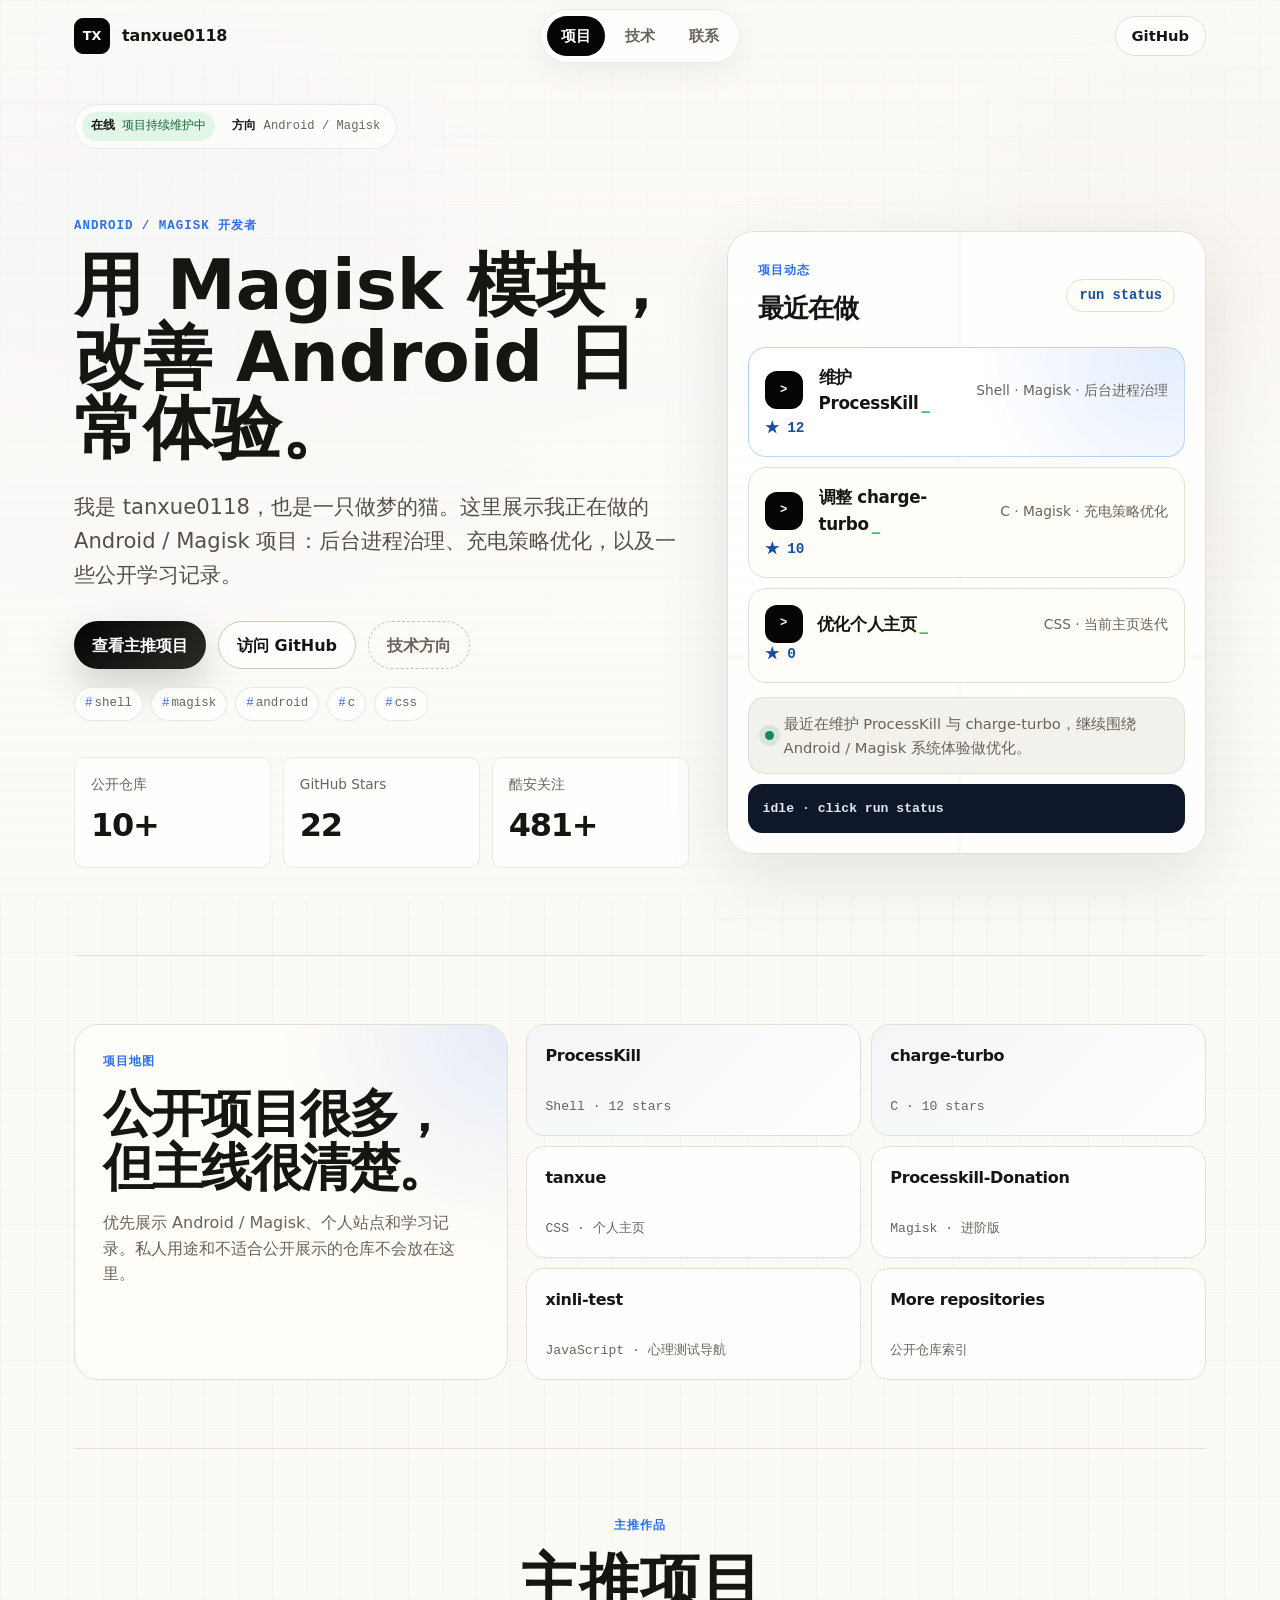
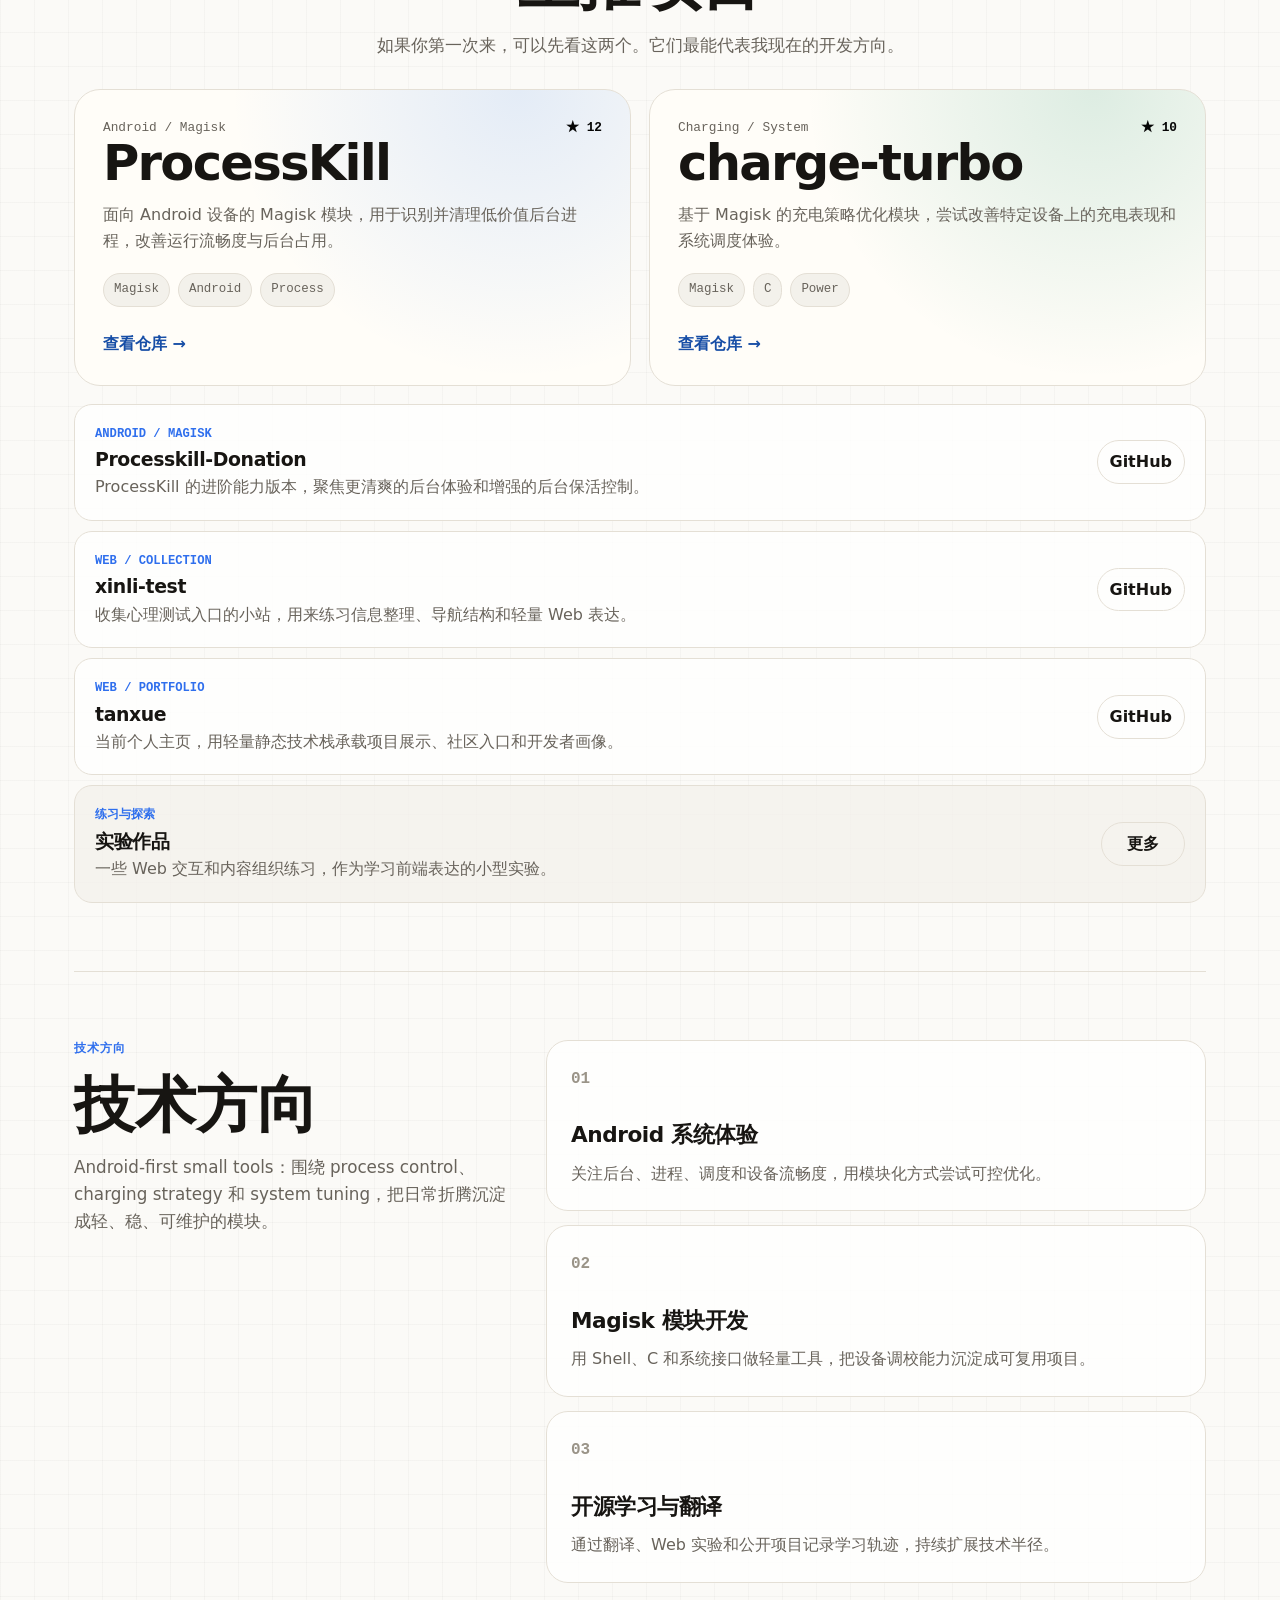
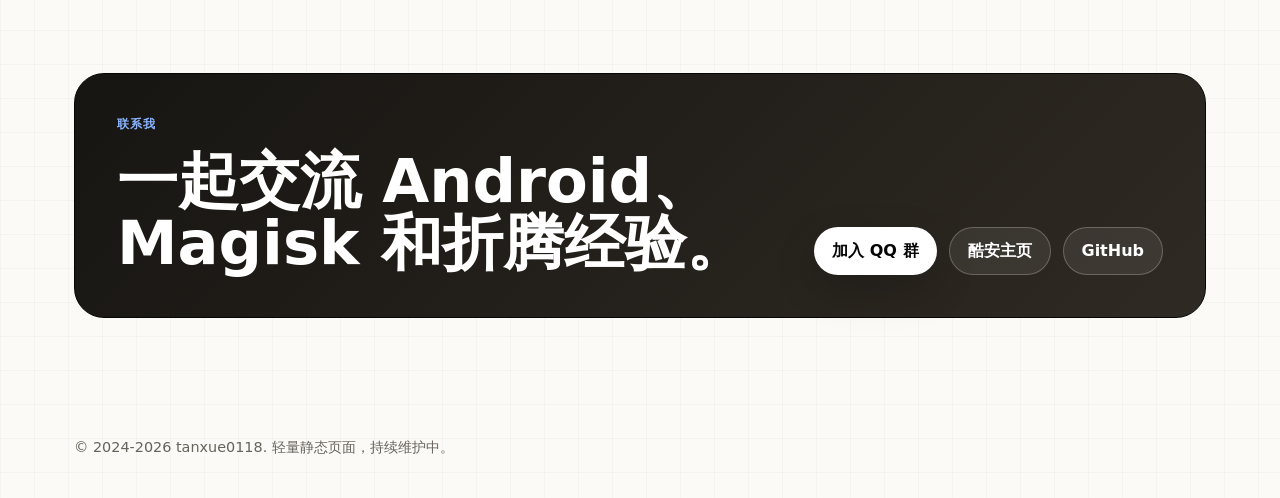
<file: index.html>
<!DOCTYPE html>
<html lang="zh-CN">
<head>
    <meta charset="UTF-8">
    <meta name="viewport" content="width=device-width, initial-scale=1.0, viewport-fit=cover">
    <meta name="description" content="tanxue0118，一只做梦的猫。Android / Magisk 模块开发者，专注后台进程治理、充电策略优化和移动端系统体验调校。">
    <meta name="theme-color" content="#f7f7f4">
    <meta property="og:title" content="tanxue0118 - Android / Magisk 模块开发者">
    <meta property="og:description" content="后台进程治理、充电策略优化、移动端系统体验调校。">
    <meta property="og:type" content="website">
    <meta property="og:url" content="https://tanxue0118.github.io/tanxue/">
    <meta property="og:image" content="og-image.png">
    <link rel="canonical" href="https://tanxue0118.github.io/tanxue/">
    <link rel="icon" href="site-mark.svg" type="image/svg+xml">
    <link rel="stylesheet" href="style.css">
    <title>tanxue0118 - Android / Magisk 模块开发者</title>
</head>
<body>
    <a class="skip-link" href="#work">跳到项目内容</a>
    <div class="scroll-progress" id="scroll-progress" aria-hidden="true"></div>
    <header class="site-header">
        <a class="brand" href="#top" aria-label="回到首页">
            <span class="brand-mark" id="brand-mark" aria-hidden="true">TX</span>
            <span class="brand-text">tanxue0118</span>
        </a>
        <nav class="site-nav" aria-label="主导航">
            <a href="#work" data-nav-target="work">项目</a>
            <a href="#stack" data-nav-target="stack">技术</a>
            <a href="#contact" data-nav-target="contact">联系</a>
        </nav>
        <a class="nav-action" href="https://github.com/tanxue0118" target="_blank" rel="noopener noreferrer">GitHub</a>
    </header>

    <main id="top">
        <div class="system-strip" aria-label="站点状态">
            <span><strong>在线</strong> 项目持续维护中</span>
            <span><strong>方向</strong> Android / Magisk</span>
        </div>
        <section class="hero-section">
            <div class="hero-copy">
                <p class="eyebrow">Android / Magisk 开发者</p>
                <h1>用 Magisk 模块，改善 Android 日常体验。</h1>
                <p class="hero-lede">我是 tanxue0118，也是一只做梦的猫。这里展示我正在做的 Android / Magisk 项目：后台进程治理、充电策略优化，以及一些公开学习记录。</p>
                <div class="hero-actions" aria-label="主要操作">
                    <a class="button primary" href="#work">查看主推项目</a>
                    <a class="button secondary" href="https://github.com/tanxue0118" target="_blank" rel="noopener noreferrer">访问 GitHub</a>
                    <a class="button ghost" href="#stack">技术方向</a>
                </div>
                <div class="code-strip" aria-label="技术标签">
                    <span>shell</span>
                    <span>magisk</span>
                    <span>android</span>
                    <span>c</span>
                    <span>css</span>
                </div>
                <dl class="metric-grid">
                    <div>
                        <dt>公开仓库</dt>
                        <dd>10+</dd>
                    </div>
                    <div>
                        <dt>GitHub Stars</dt>
                        <dd data-total-stars>22</dd>
                    </div>
                    <div>
                        <dt>酷安关注</dt>
                        <dd>481+</dd>
                    </div>
                </dl>
            </div>

            <aside class="hero-panel repo-board" aria-label="访问者导览">
                <div class="board-header">
                    <div>
                        <p class="eyebrow">项目动态</p>
                        <h2>最近在做</h2>
                    </div>
                    <button class="micro-command" id="geek-command" type="button" aria-controls="command-output">run status</button>
                </div>
                <div class="repo-rank">
                    <article class="rank-card primary-rank">
                        <span class="rank-number">&gt;</span>
                        <h3>维护 ProcessKill</h3>
                        <p>Shell · Magisk · 后台进程治理</p>
                        <strong data-stars-for="ProcessKill">★ 12</strong>
                    </article>
                    <article class="rank-card">
                        <span class="rank-number">&gt;</span>
                        <h3>调整 charge-turbo</h3>
                        <p>C · Magisk · 充电策略优化</p>
                        <strong data-stars-for="charge-turbo">★ 10</strong>
                    </article>
                    <article class="rank-card">
                        <span class="rank-number">&gt;</span>
                        <h3>优化个人主页</h3>
                        <p>CSS · 当前主页迭代</p>
                        <strong data-stars-for="tanxue">★ 0</strong>
                    </article>
                </div>
                <div class="announcement-line" id="announcement">
                    <span class="status-dot" aria-hidden="true"></span>
                    <span id="announcement-content">正在读取最新状态...</span>
                </div>
                <div class="command-output" id="command-output" role="status" aria-live="polite">
                    <span class="command-text">idle · click run status</span>
                </div>
            </aside>
        </section>

        <section class="section-shell repo-overview" id="repos" aria-label="GitHub 仓库总览">
            <div class="repo-overview-card">
                <p class="eyebrow">项目地图</p>
                <h2>公开项目很多，但主线很清楚。</h2>
                <p>优先展示 Android / Magisk、个人站点和学习记录。私人用途和不适合公开展示的仓库不会放在这里。</p>
            </div>
            <div class="repo-chip-grid">
                <a href="https://github.com/tanxue0118/ProcessKill" target="_blank" rel="noopener noreferrer"><strong>ProcessKill</strong><span>Shell · 12 stars</span></a>
                <a href="https://github.com/tanxue0118/charge-turbo" target="_blank" rel="noopener noreferrer"><strong>charge-turbo</strong><span>C · 10 stars</span></a>
                <a href="https://github.com/tanxue0118/tanxue" target="_blank" rel="noopener noreferrer"><strong>tanxue</strong><span>CSS · 个人主页</span></a>
                <a href="https://github.com/tanxue0118/Processkill-Donation" target="_blank" rel="noopener noreferrer"><strong>Processkill-Donation</strong><span>Magisk · 进阶版</span></a>
                <a href="https://github.com/tanxue0118/xinli-test" target="_blank" rel="noopener noreferrer"><strong>xinli-test</strong><span>JavaScript · 心理测试导航</span></a>
                <a href="https://github.com/tanxue0118?tab=repositories" target="_blank" rel="noopener noreferrer"><strong>More repositories</strong><span>公开仓库索引</span></a>
            </div>
        </section>

        <section class="section-shell" id="work">
            <div class="section-heading">
                <p class="eyebrow">主推作品</p>
                <h2>主推项目</h2>
                <p>如果你第一次来，可以先看这两个。它们最能代表我现在的开发方向。</p>
            </div>

            <div class="featured-grid">
                <article class="project-card project-card-large" data-project-card>
                    <div class="project-meta">
                        <span>Android / Magisk</span>
                        <strong data-stars-for="ProcessKill">★ 12</strong>
                    </div>
                    <h3>ProcessKill</h3>
                    <p>面向 Android 设备的 Magisk 模块，用于识别并清理低价值后台进程，改善运行流畅度与后台占用。</p>
                    <div class="tag-row"><span>Magisk</span><span>Android</span><span>Process</span></div>
                    <a href="https://github.com/tanxue0118/ProcessKill" target="_blank" rel="noopener noreferrer">查看仓库 <span aria-hidden="true">→</span></a>
                </article>

                <article class="project-card project-card-large accent-green" data-project-card>
                    <div class="project-meta">
                        <span>Charging / System</span>
                        <strong data-stars-for="charge-turbo">★ 10</strong>
                    </div>
                    <h3>charge-turbo</h3>
                    <p>基于 Magisk 的充电策略优化模块，尝试改善特定设备上的充电表现和系统调度体验。</p>
                    <div class="tag-row"><span>Magisk</span><span>C</span><span>Power</span></div>
                    <a href="https://github.com/tanxue0118/charge-turbo" target="_blank" rel="noopener noreferrer">查看仓库 <span aria-hidden="true">→</span></a>
                </article>
            </div>

            <div class="project-list" id="projects-grid" aria-label="更多项目">
                <article class="project-row">
                    <div>
                        <p class="row-kicker">Android / Magisk</p>
                        <h3>Processkill-Donation</h3>
                        <p>ProcessKill 的进阶能力版本，聚焦更清爽的后台体验和增强的后台保活控制。</p>
                    </div>
                    <a href="https://github.com/tanxue0118/Processkill-Donation" target="_blank" rel="noopener noreferrer">GitHub</a>
                </article>
                <article class="project-row">
                    <div>
                        <p class="row-kicker">Web / Collection</p>
                        <h3>xinli-test</h3>
                        <p>收集心理测试入口的小站，用来练习信息整理、导航结构和轻量 Web 表达。</p>
                    </div>
                    <a href="https://github.com/tanxue0118/xinli-test" target="_blank" rel="noopener noreferrer">GitHub</a>
                </article>
                <article class="project-row">
                    <div>
                        <p class="row-kicker">Web / Portfolio</p>
                        <h3>tanxue</h3>
                        <p>当前个人主页，用轻量静态技术栈承载项目展示、社区入口和开发者画像。</p>
                    </div>
                    <a href="https://github.com/tanxue0118/tanxue" target="_blank" rel="noopener noreferrer">GitHub</a>
                </article>
                <article class="project-row muted-row">
                    <div>
                        <p class="row-kicker">练习与探索</p>
                        <h3>实验作品</h3>
                        <p>一些 Web 交互和内容组织练习，作为学习前端表达的小型实验。</p>
                    </div>
                    <a href="https://github.com/tanxue0118" target="_blank" rel="noopener noreferrer">更多</a>
                </article>
            </div>
        </section>

        <section class="section-shell split-section" id="stack">
            <div class="section-heading align-left">
                <p class="eyebrow">技术方向</p>
                <h2>技术方向</h2>
                <p>Android-first small tools：围绕 process control、charging strategy 和 system tuning，把日常折腾沉淀成轻、稳、可维护的模块。</p>
            </div>
            <div class="focus-grid">
                <article>
                    <span class="focus-index">01</span>
                    <h3>Android 系统体验</h3>
                    <p>关注后台、进程、调度和设备流畅度，用模块化方式尝试可控优化。</p>
                </article>
                <article>
                    <span class="focus-index">02</span>
                    <h3>Magisk 模块开发</h3>
                    <p>用 Shell、C 和系统接口做轻量工具，把设备调校能力沉淀成可复用项目。</p>
                </article>
                <article>
                    <span class="focus-index">03</span>
                    <h3>开源学习与翻译</h3>
                    <p>通过翻译、Web 实验和公开项目记录学习轨迹，持续扩展技术半径。</p>
                </article>
            </div>
        </section>

        <section class="contact-band" id="contact">
            <div>
                <p class="eyebrow">联系我</p>
                <h2>一起交流 Android、Magisk 和折腾经验。</h2>
            </div>
            <div class="contact-actions">
                <a class="button primary" href="https://qm.qq.com/q/PmP59dqs4S" target="_blank" rel="noopener noreferrer">加入 QQ 群</a>
                <a class="button secondary" href="http://www.coolapk.com/u/29109774" target="_blank" rel="noopener noreferrer">酷安主页</a>
                <a class="button secondary" href="https://github.com/tanxue0118" target="_blank" rel="noopener noreferrer">GitHub</a>
            </div>
        </section>
    </main>

    <button class="back-to-top" id="back-to-top" type="button" aria-label="回到顶部">↑</button>

    <footer class="site-footer">
        <p>© 2024-2026 tanxue0118. 轻量静态页面，持续维护中。</p>
    </footer>

    <script src="script.js?v=20260608-geek2" defer></script>
</body>
</html>
</file>
<file: style.css>
:root {
    color-scheme: light;
    --bg: #fbfaf7;
    --surface: #ffffff;
    --surface-soft: #f3f1eb;
    --text: #171512;
    --muted: #68635b;
    --subtle: #9a9488;
    --line: #e4dfd5;
    --line-strong: #cec7b9;
    --accent: #2f6fed;
    --accent-dark: #174ea6;
    --green: #16845f;
    --warm: #b76e2b;
    --green-soft: #e5f4ec;
    --ink: #050505;
    --shadow: 0 24px 80px rgba(18, 22, 28, 0.12);
    --radius: 18px;
    --radius-sm: 10px;
    --max: 1180px;
    --nav-height: 72px;
}

* {
    box-sizing: border-box;
}

html {
    scroll-behavior: smooth;
}

body {
    margin: 0;
    min-height: 100vh;
    background:
        linear-gradient(rgba(23, 21, 18, 0.026) 1px, transparent 1px),
        linear-gradient(90deg, rgba(23, 21, 18, 0.026) 1px, transparent 1px),
        radial-gradient(circle at 14% 12%, rgba(47, 111, 237, 0.08), transparent 28rem),
        radial-gradient(circle at 92% 10%, rgba(183, 110, 43, 0.1), transparent 22rem),
        var(--bg);
    background-size: 34px 34px, 34px 34px, auto, auto, auto;
    color: var(--text);
    font-family: "HarmonyOS Sans SC", "MiSans", "Alibaba PuHuiTi", "PingFang SC", "Microsoft YaHei", ui-sans-serif, system-ui, -apple-system, BlinkMacSystemFont, "Segoe UI", sans-serif;
    line-height: 1.6;
}

body::before {
    content: "";
    position: fixed;
    inset: 0;
    pointer-events: none;
    background: linear-gradient(180deg, rgba(251, 250, 247, 0.2), rgba(251, 250, 247, 0.88) 48%, rgba(251, 250, 247, 1));
    z-index: -1;
}

a {
    color: inherit;
    text-decoration: none;
}

a:focus-visible,
button:focus-visible {
    outline: 3px solid rgba(31, 111, 235, 0.55);
    outline-offset: 4px;
}

.skip-link {
    position: fixed;
    top: 10px;
    left: 10px;
    z-index: 100;
    padding: 10px 14px;
    border-radius: 999px;
    background: var(--ink);
    color: white;
    transform: translateY(-160%);
    transition: transform 0.18s ease;
}

.skip-link:focus {
    transform: translateY(0);
}

.scroll-progress {
    position: fixed;
    top: 0;
    left: 0;
    z-index: 90;
    width: 100%;
    height: 3px;
    background: linear-gradient(90deg, #22c55e, #38bdf8, var(--accent));
    transform: scaleX(0);
    transform-origin: left;
    transition: transform 0.08s linear;
}

.site-header {
    position: sticky;
    top: 0;
    z-index: 20;
    height: var(--nav-height);
    display: grid;
    grid-template-columns: 1fr auto 1fr;
    align-items: center;
    max-width: var(--max);
    margin: 0 auto;
    padding: 0 24px;
    backdrop-filter: blur(18px);
}

.brand,
.site-nav,
.nav-action {
    display: inline-flex;
    align-items: center;
}

.brand {
    gap: 12px;
    justify-self: start;
    font-weight: 720;
}

.brand-mark {
    width: 36px;
    height: 36px;
    display: grid;
    place-items: center;
    border: 1px solid var(--ink);
    border-radius: 9px;
    background: var(--ink);
    color: white;
    font-size: 0.8rem;
    letter-spacing: 0;
}

.brand-text {
    letter-spacing: -0.01em;
}

.site-nav {
    gap: 6px;
    justify-self: center;
    padding: 6px;
    border: 1px solid rgba(17, 17, 17, 0.08);
    border-radius: 999px;
    background: rgba(255, 255, 255, 0.72);
    box-shadow: 0 8px 30px rgba(17, 17, 17, 0.06);
}

.site-nav a {
    padding: 8px 14px;
    border-radius: 999px;
    color: var(--muted);
    font-size: 0.92rem;
    font-weight: 620;
}

.site-nav a:hover {
    background: var(--ink);
    color: white;
}

.site-nav a.is-active {
    background: var(--ink);
    color: white;
}

.nav-action {
    justify-self: end;
    min-height: 40px;
    padding: 0 16px;
    border: 1px solid var(--line);
    border-radius: 999px;
    background: rgba(255, 255, 255, 0.8);
    font-size: 0.92rem;
    font-weight: 680;
}

main {
    max-width: var(--max);
    margin: 0 auto;
    padding: 32px 24px 80px;
}

.system-strip {
    display: flex;
    flex-wrap: wrap;
    gap: 8px;
    width: fit-content;
    max-width: 100%;
    margin: 0 0 10px;
    padding: 7px;
    border: 1px solid rgba(23, 21, 18, 0.08);
    border-radius: 999px;
    background: rgba(255, 255, 255, 0.62);
    color: var(--muted);
    font-family: "SFMono-Regular", Consolas, "Liberation Mono", monospace;
    font-size: 0.76rem;
}

.system-strip span {
    padding: 5px 9px;
    border-radius: 999px;
}

.system-strip span:first-child {
    background: rgba(34, 197, 94, 0.12);
    color: #166534;
}

.system-strip strong {
    color: var(--text);
    font-weight: 760;
}

.hero-section {
    min-height: calc(100dvh - var(--nav-height) - 32px);
    display: grid;
    grid-template-columns: minmax(0, 1fr) minmax(360px, 0.78fr);
    gap: 38px;
    align-items: center;
    padding: 34px 0 64px;
}

.eyebrow {
    margin: 0 0 14px;
    color: var(--accent);
    font-family: "SFMono-Regular", Consolas, "Liberation Mono", monospace;
    font-size: 0.78rem;
    font-weight: 720;
    letter-spacing: 0.08em;
    text-transform: uppercase;
}

.hero-copy h1,
.section-heading h2,
.contact-band h2 {
    margin: 0;
    font-weight: 760;
    letter-spacing: 0;
    line-height: 1.03;
}

.hero-copy h1 {
    max-width: 760px;
    font-size: clamp(2.6rem, 5.4vw, 4.6rem);
}

.hero-lede {
    max-width: 670px;
    margin: 26px 0 0;
    color: #555047;
    font-size: clamp(1.08rem, 2vw, 1.32rem);
}

.hero-actions,
.contact-actions {
    display: flex;
    flex-wrap: wrap;
    gap: 12px;
    margin-top: 30px;
}

.code-strip {
    display: flex;
    flex-wrap: wrap;
    gap: 8px;
    margin-top: 18px;
}

.code-strip span {
    padding: 6px 10px;
    border: 1px solid rgba(23, 21, 18, 0.09);
    border-radius: 999px;
    background: rgba(255, 255, 255, 0.72);
    color: var(--muted);
    font-family: "SFMono-Regular", Consolas, "Liberation Mono", monospace;
    font-size: 0.78rem;
}

.code-strip span::before {
    content: "#";
    color: var(--accent);
    margin-right: 2px;
}

.button {
    min-height: 48px;
    display: inline-flex;
    align-items: center;
    justify-content: center;
    padding: 0 18px;
    border-radius: 999px;
    font-weight: 720;
    transition: transform 0.18s ease, box-shadow 0.18s ease, border-color 0.18s ease;
}

.button:hover {
    transform: translateY(-2px);
}

.button.primary {
    background: linear-gradient(135deg, var(--ink), #2d2a25);
    color: white;
    box-shadow: 0 16px 40px rgba(0, 0, 0, 0.18);
}

.button.secondary {
    border: 1px solid var(--line-strong);
    background: rgba(255, 255, 255, 0.78);
}

.button.ghost {
    border: 1px dashed rgba(23, 21, 18, 0.24);
    background: transparent;
    color: var(--muted);
}

.metric-grid {
    display: grid;
    grid-template-columns: repeat(3, minmax(0, 1fr));
    gap: 12px;
    max-width: 680px;
    margin: 36px 0 0;
}

.metric-grid div {
    padding: 16px;
    border: 1px solid rgba(17, 17, 17, 0.08);
    border-radius: var(--radius-sm);
    background: rgba(255, 255, 255, 0.76);
}

.metric-grid dt {
    color: var(--muted);
    font-size: 0.85rem;
}

.metric-grid dd {
    margin: 4px 0 0;
    font-size: 2rem;
    font-weight: 780;
    letter-spacing: -0.04em;
}

.hero-panel {
    position: relative;
    overflow: hidden;
    padding: 20px;
    border: 1px solid var(--line);
    border-radius: 26px;
    background: rgba(255, 255, 255, 0.82);
    box-shadow: 0 22px 70px rgba(26, 24, 20, 0.1);
}

.hero-panel::before {
    content: "";
    position: absolute;
    inset: 0;
    pointer-events: none;
    background:
        linear-gradient(90deg, transparent 0 48%, rgba(47, 111, 237, 0.08) 48% 49%, transparent 49%),
        linear-gradient(180deg, transparent 0 68%, rgba(34, 197, 94, 0.08) 68% 69%, transparent 69%);
    opacity: 0.42;
}

.hero-panel > * {
    position: relative;
    z-index: 1;
}

.board-header {
    display: flex;
    align-items: center;
    justify-content: space-between;
    gap: 18px;
    padding: 10px 10px 18px;
}

.board-header h2 {
    margin: 0;
    font-size: 1.6rem;
    letter-spacing: -0.04em;
}

.board-header .eyebrow {
    margin-bottom: 6px;
}

.board-header a,
.micro-command {
    flex: 0 0 auto;
    padding: 8px 12px;
    border: 1px solid var(--line);
    border-radius: 999px;
    background: #fffdf8;
    color: var(--accent-dark);
    font-size: 0.86rem;
    font-weight: 740;
}

.micro-command {
    cursor: pointer;
    font-family: "SFMono-Regular", Consolas, "Liberation Mono", monospace;
}

.micro-command:hover {
    border-color: var(--accent);
}

.micro-command.is-running {
    border-color: rgba(34, 197, 94, 0.55);
    background: rgba(34, 197, 94, 0.12);
    color: #166534;
}

.repo-rank {
    display: grid;
    gap: 10px;
}

.rank-card {
    position: relative;
    display: grid;
    grid-template-columns: auto 1fr auto;
    column-gap: 14px;
    align-items: center;
    padding: 16px;
    border: 1px solid var(--line);
    border-radius: 18px;
    background: #fffdf8;
}

.rank-card.primary-rank {
    background:
        radial-gradient(circle at 96% 0%, rgba(31, 111, 235, 0.12), transparent 12rem),
        var(--surface);
    border-color: rgba(31, 111, 235, 0.28);
}

.rank-number {
    width: 38px;
    height: 38px;
    display: grid;
    place-items: center;
    border-radius: 12px;
    background: var(--ink);
    color: white;
    font-family: "SFMono-Regular", Consolas, "Liberation Mono", monospace;
    font-size: 0.76rem;
    font-weight: 760;
}

.rank-card h3,
.rank-card p {
    margin: 0;
}

.rank-card h3 {
    font-size: 1.05rem;
    letter-spacing: -0.02em;
}

.rank-card p {
    color: var(--muted);
    font-size: 0.86rem;
}

.rank-card strong {
    color: var(--accent-dark);
    font-family: "SFMono-Regular", Consolas, "Liberation Mono", monospace;
    font-size: 0.9rem;
}

.rank-card h3::after {
    content: "_";
    color: #22c55e;
    margin-left: 3px;
}

.repo-overview {
    display: grid;
    grid-template-columns: 0.78fr 1.22fr;
    gap: 18px;
    align-items: stretch;
    padding-top: 30px;
}

.repo-overview-card {
    padding: 28px;
    border: 1px solid var(--line);
    border-radius: 24px;
    background:
        radial-gradient(circle at 100% 0%, rgba(47, 111, 237, 0.12), transparent 14rem),
        #fffdf8;
    color: var(--text);
}

.repo-overview-card .eyebrow {
    color: var(--accent);
}

.repo-overview-card h2 {
    margin: 0;
    max-width: 430px;
    font-size: clamp(2rem, 4vw, 3.2rem);
    letter-spacing: -0.035em;
    line-height: 1.04;
}

.repo-overview-card p:not(.eyebrow) {
    margin: 16px 0 0;
    color: var(--muted);
}

.repo-chip-grid {
    display: grid;
    grid-template-columns: repeat(2, minmax(0, 1fr));
    gap: 10px;
}

.repo-chip-grid a {
    display: flex;
    flex-direction: column;
    justify-content: space-between;
    min-height: 112px;
    padding: 18px;
    border: 1px solid var(--line);
    border-radius: 18px;
    background: rgba(255, 255, 255, 0.82);
    transition: transform 0.18s ease, border-color 0.18s ease;
}

.repo-chip-grid a:hover {
    transform: translateY(-2px);
    border-color: var(--line-strong);
}

.repo-chip-grid a:nth-child(1),
.repo-chip-grid a:nth-child(2) {
    background:
        linear-gradient(135deg, rgba(47, 111, 237, 0.06), rgba(255, 255, 255, 0.84)),
        #fffdf8;
}

.repo-chip-grid strong {
    letter-spacing: -0.02em;
}

.repo-chip-grid span {
    color: var(--muted);
    font-family: "SFMono-Regular", Consolas, "Liberation Mono", monospace;
    font-size: 0.82rem;
}

.announcement-line {
    display: flex;
    align-items: center;
    gap: 10px;
    margin-top: 14px;
    padding: 14px 16px;
    border: 1px solid var(--line);
    border-radius: 16px;
    background: var(--surface-soft);
    color: var(--muted);
    font-size: 0.92rem;
}

.command-output {
    position: relative;
    display: grid;
    gap: 5px;
    margin-top: 10px;
    padding: 13px 14px;
    overflow: hidden;
    border: 1px solid rgba(15, 23, 42, 0.18);
    border-radius: 14px;
    background: #0f172a;
    color: #dbeafe;
    font-family: "SFMono-Regular", Consolas, "Liberation Mono", monospace;
    font-size: 0.82rem;
}

.command-output::after {
    content: "";
    position: absolute;
    inset: 0;
    pointer-events: none;
    background: linear-gradient(90deg, transparent, rgba(56, 189, 248, 0.2), transparent);
    transform: translateX(-120%);
}

.command-output.is-active::after {
    animation: terminalScan 0.75s ease;
}

.command-text {
    color: #e2e8f0;
    font-weight: 700;
}

.command-line {
    display: block;
}

.command-line.dim {
    color: #94a3b8;
}

@keyframes terminalScan {
    from { transform: translateX(-120%); }
    to { transform: translateX(120%); }
}

.status-dot {
    width: 9px;
    height: 9px;
    flex: 0 0 auto;
    border-radius: 999px;
    background: var(--green);
    box-shadow: 0 0 0 6px rgba(15, 138, 95, 0.12);
}

.section-shell {
    padding: 68px 0;
    border-top: 1px solid var(--line);
}

.section-heading {
    max-width: 760px;
    margin: 0 auto 30px;
    text-align: center;
}

.section-heading.align-left {
    margin: 0;
    text-align: left;
}

.section-heading h2,
.contact-band h2 {
    font-size: clamp(2.25rem, 5vw, 3.8rem);
}

.section-heading p:not(.eyebrow) {
    margin: 18px 0 0;
    color: var(--muted);
    font-size: 1.05rem;
}

.featured-grid {
    display: grid;
    grid-template-columns: repeat(2, minmax(0, 1fr));
    gap: 18px;
}

.project-card,
.project-row,
.focus-grid article {
    border: 1px solid var(--line);
    background: rgba(255, 255, 255, 0.78);
}

.project-card {
    min-height: 292px;
    display: flex;
    flex-direction: column;
    padding: 28px;
    border-radius: 26px;
    transition: transform 0.18s ease, border-color 0.18s ease, box-shadow 0.18s ease;
}

.project-card[data-project-card]:hover {
    transform: translateY(-4px);
    border-color: var(--line-strong);
    box-shadow: 0 20px 52px rgba(26, 24, 20, 0.1);
}

.project-card-large {
    background:
        radial-gradient(circle at 80% 0%, rgba(31, 111, 235, 0.12), transparent 18rem),
        #fffdf8;
}

.project-card.accent-green {
    background:
        radial-gradient(circle at 80% 0%, rgba(15, 138, 95, 0.14), transparent 18rem),
        #fffdf8;
}

.project-meta {
    display: flex;
    justify-content: space-between;
    gap: 16px;
    color: var(--muted);
    font-family: "SFMono-Regular", Consolas, "Liberation Mono", monospace;
    font-size: 0.8rem;
}

.project-meta strong {
    color: var(--ink);
}

.project-card h3 {
    margin: auto 0 12px;
    font-size: clamp(2rem, 4vw, 3.1rem);
    letter-spacing: -0.035em;
    line-height: 1.04;
}

.project-card p {
    margin: 0;
    color: var(--muted);
}

.tag-row {
    display: flex;
    flex-wrap: wrap;
    gap: 8px;
    margin-top: 20px;
}

.tag-row span {
    padding: 6px 10px;
    border: 1px solid var(--line);
    border-radius: 999px;
    background: var(--surface-soft);
    color: var(--muted);
    font-family: "SFMono-Regular", Consolas, "Liberation Mono", monospace;
    font-size: 0.78rem;
}

.project-card a {
    width: fit-content;
    margin-top: 24px;
    color: var(--accent-dark);
    font-weight: 740;
}

.project-list {
    display: grid;
    gap: 10px;
    margin-top: 18px;
}

.project-row {
    display: grid;
    grid-template-columns: 1fr auto;
    align-items: center;
    gap: 20px;
    padding: 20px;
    border-radius: 18px;
}

.project-row h3,
.project-row p {
    margin: 0;
}

.project-row h3 {
    font-size: 1.18rem;
    letter-spacing: -0.02em;
}

.project-row p:not(.row-kicker) {
    color: var(--muted);
}

.row-kicker {
    margin-bottom: 5px;
    color: var(--accent);
    font-family: "SFMono-Regular", Consolas, "Liberation Mono", monospace;
    font-size: 0.76rem;
    font-weight: 720;
    text-transform: uppercase;
}

.project-row a {
    min-width: 84px;
    padding: 8px 12px;
    border: 1px solid var(--line);
    border-radius: 999px;
    text-align: center;
    font-weight: 700;
}

.muted-row {
    background: rgba(243, 241, 235, 0.74);
}

.split-section {
    display: grid;
    grid-template-columns: 0.8fr 1.2fr;
    gap: 32px;
    align-items: start;
}

.focus-grid {
    display: grid;
    gap: 14px;
}

.focus-grid article {
    padding: 24px;
    border-radius: 22px;
}

.focus-index {
    color: var(--subtle);
    font-family: "SFMono-Regular", Consolas, "Liberation Mono", monospace;
    font-weight: 720;
}

.focus-grid h3 {
    margin: 26px 0 8px;
    font-size: 1.35rem;
    letter-spacing: -0.02em;
}

.focus-grid p {
    margin: 0;
    color: var(--muted);
}

.contact-band {
    display: grid;
    grid-template-columns: 1fr auto;
    gap: 32px;
    align-items: end;
    margin-top: 22px;
    padding: 42px;
    border: 1px solid var(--ink);
    border-radius: 30px;
    background: linear-gradient(135deg, #171512, #2f2a23);
    color: white;
}

.contact-band .eyebrow {
    color: #8ab4ff;
}

.contact-band .button.secondary {
    border-color: rgba(255, 255, 255, 0.24);
    background: rgba(255, 255, 255, 0.08);
}

.contact-band .button.primary {
    background: white;
    color: var(--ink);
}

.contact-actions {
    justify-content: flex-end;
}

.back-to-top {
    position: fixed;
    right: 24px;
    bottom: 24px;
    width: 46px;
    height: 46px;
    display: grid;
    place-items: center;
    border: 1px solid var(--line);
    border-radius: 999px;
    background: rgba(255, 255, 255, 0.86);
    color: var(--text);
    cursor: pointer;
    opacity: 0;
    visibility: hidden;
    transform: translateY(12px);
    transition: opacity 0.18s ease, transform 0.18s ease, visibility 0.18s ease;
}

.back-to-top.visible {
    opacity: 1;
    visibility: visible;
    transform: translateY(0);
}

.site-footer {
    max-width: var(--max);
    margin: 0 auto;
    padding: 24px;
    color: var(--muted);
    font-size: 0.9rem;
}

@media (max-width: 900px) {
    .site-header {
        grid-template-columns: 1fr auto;
    }

    .site-nav {
        display: none;
    }

    .hero-section,
    .split-section,
    .contact-band {
        grid-template-columns: 1fr;
    }

    .hero-section {
        min-height: auto;
        padding-top: 28px;
    }

    .hero-panel {
        order: -1;
    }

    .featured-grid {
        grid-template-columns: 1fr;
    }

    .repo-overview {
        grid-template-columns: 1fr;
    }

    .contact-actions {
        justify-content: flex-start;
    }
}

@media (max-width: 560px) {
    .site-header,
    main,
    .site-footer {
        padding-left: 16px;
        padding-right: 16px;
    }

    .brand-text {
        display: none;
    }

    .nav-action {
        min-height: 38px;
        padding: 0 13px;
    }

    .hero-copy h1 {
        font-size: 2.65rem;
    }

    .metric-grid,
    .project-row,
    .repo-chip-grid {
        grid-template-columns: 1fr;
    }

    .project-row a {
        width: fit-content;
    }

    .project-card,
    .contact-band {
        padding: 22px;
        border-radius: 22px;
    }

    .hero-actions,
    .contact-actions,
    .code-strip,
    .system-strip {
        flex-direction: column;
    }

    .button {
        width: 100%;
    }
}

@media (prefers-reduced-motion: reduce) {
    html {
        scroll-behavior: auto;
    }

    *,
    *::before,
    *::after {
        animation-duration: 0.001ms !important;
        animation-iteration-count: 1 !important;
        transition-duration: 0.001ms !important;
    }
}
</file>
